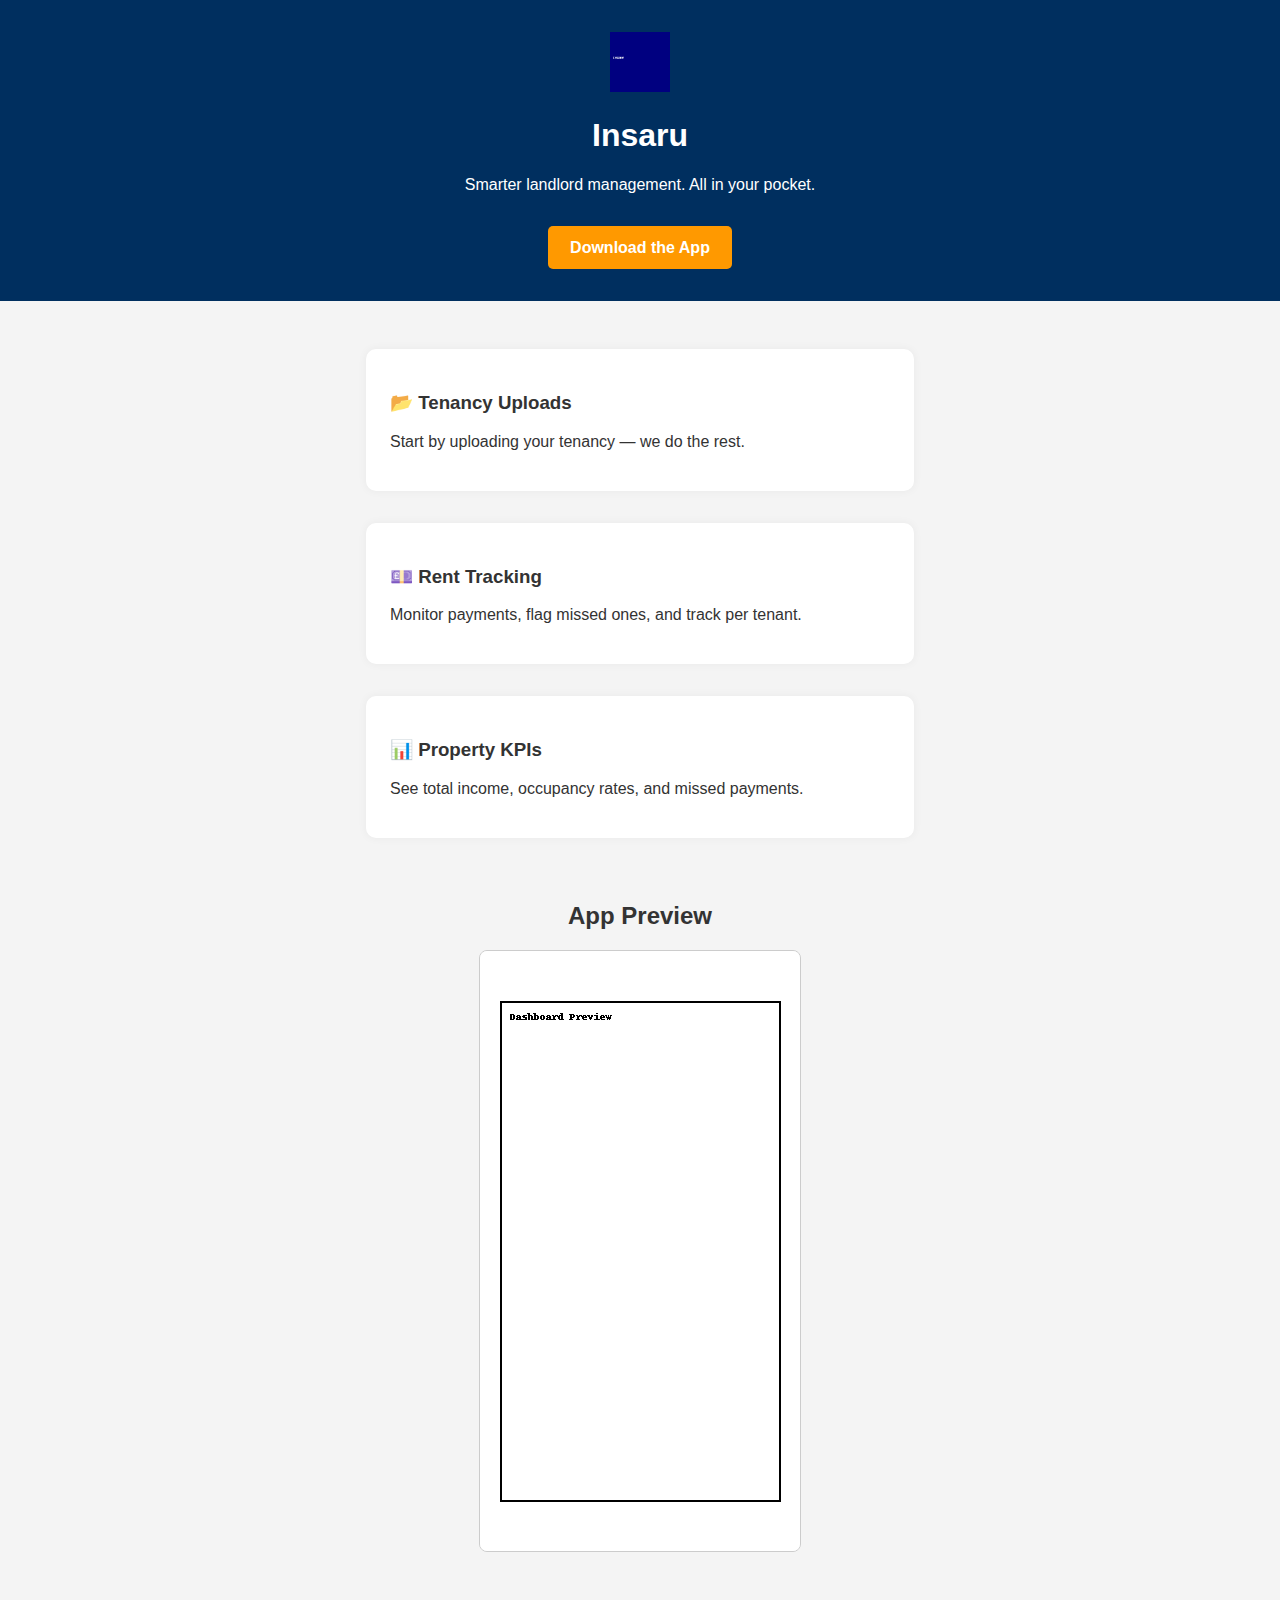
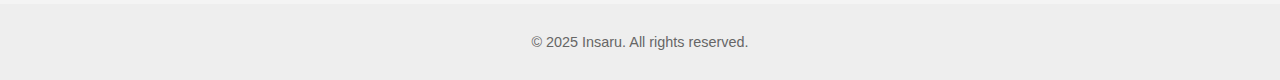
<file: index.html>
<!DOCTYPE html>
<html lang="en">
<head>
  <meta charset="UTF-8" />
  <meta name="viewport" content="width=device-width, initial-scale=1.0"/>
  <title>Insaru – Smarter Landlord Management</title>
  <link rel="stylesheet" href="style.css" />
</head>
<body>
  <header>
    <img src="assets/logo.png" alt="Insaru Logo" class="logo"/>
    <h1>Insaru</h1>
    <p>Smarter landlord management. All in your pocket.</p>
    <a href="#" class="cta">Download the App</a>
  </header>
  <section class="features">
    <div class="feature"><h3>📂 Tenancy Uploads</h3><p>Start by uploading your tenancy — we do the rest.</p></div>
    <div class="feature"><h3>💷 Rent Tracking</h3><p>Monitor payments, flag missed ones, and track per tenant.</p></div>
    <div class="feature"><h3>📊 Property KPIs</h3><p>See total income, occupancy rates, and missed payments.</p></div>
  </section>
  <section class="preview">
    <h2>App Preview</h2>
    <img src="assets/app-preview.png" alt="App Preview" />
  </section>
  <footer>
    <p>© 2025 Insaru. All rights reserved.</p>
  </footer>
</body>
</html>
</file>
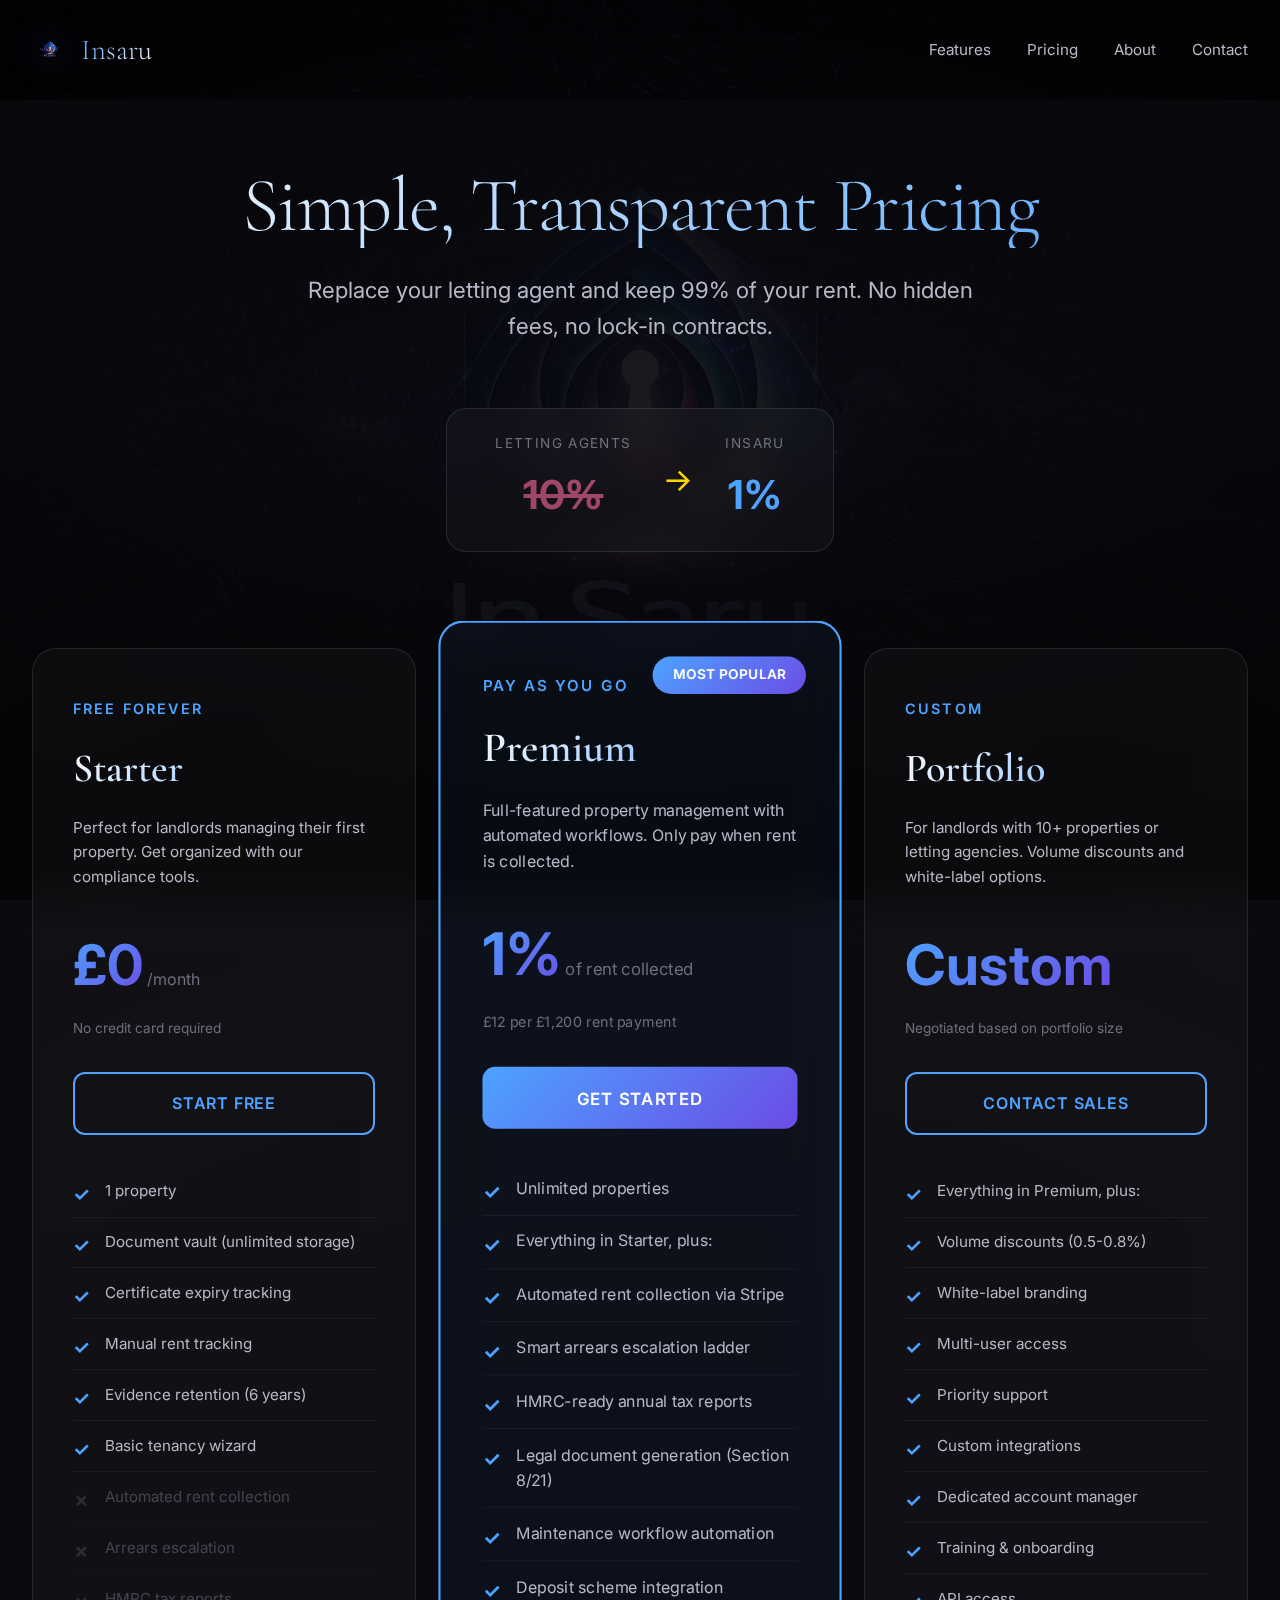
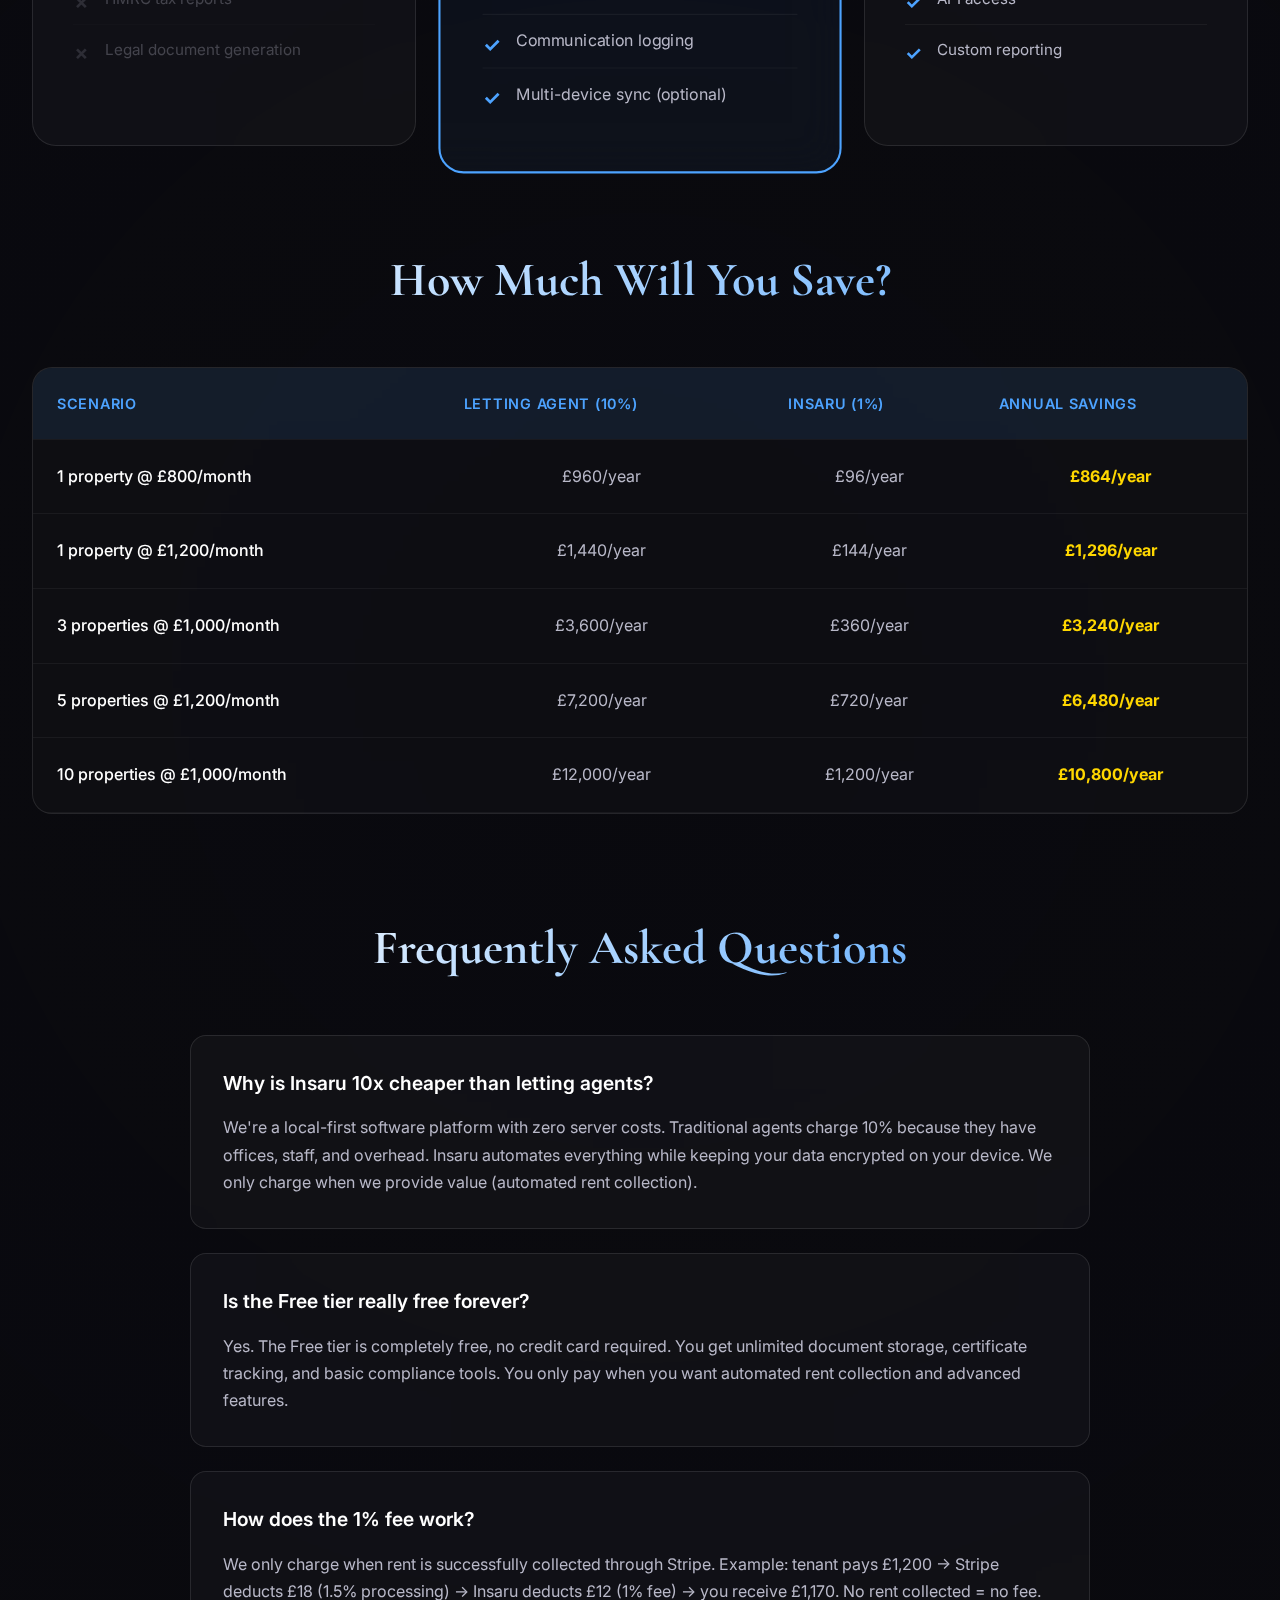
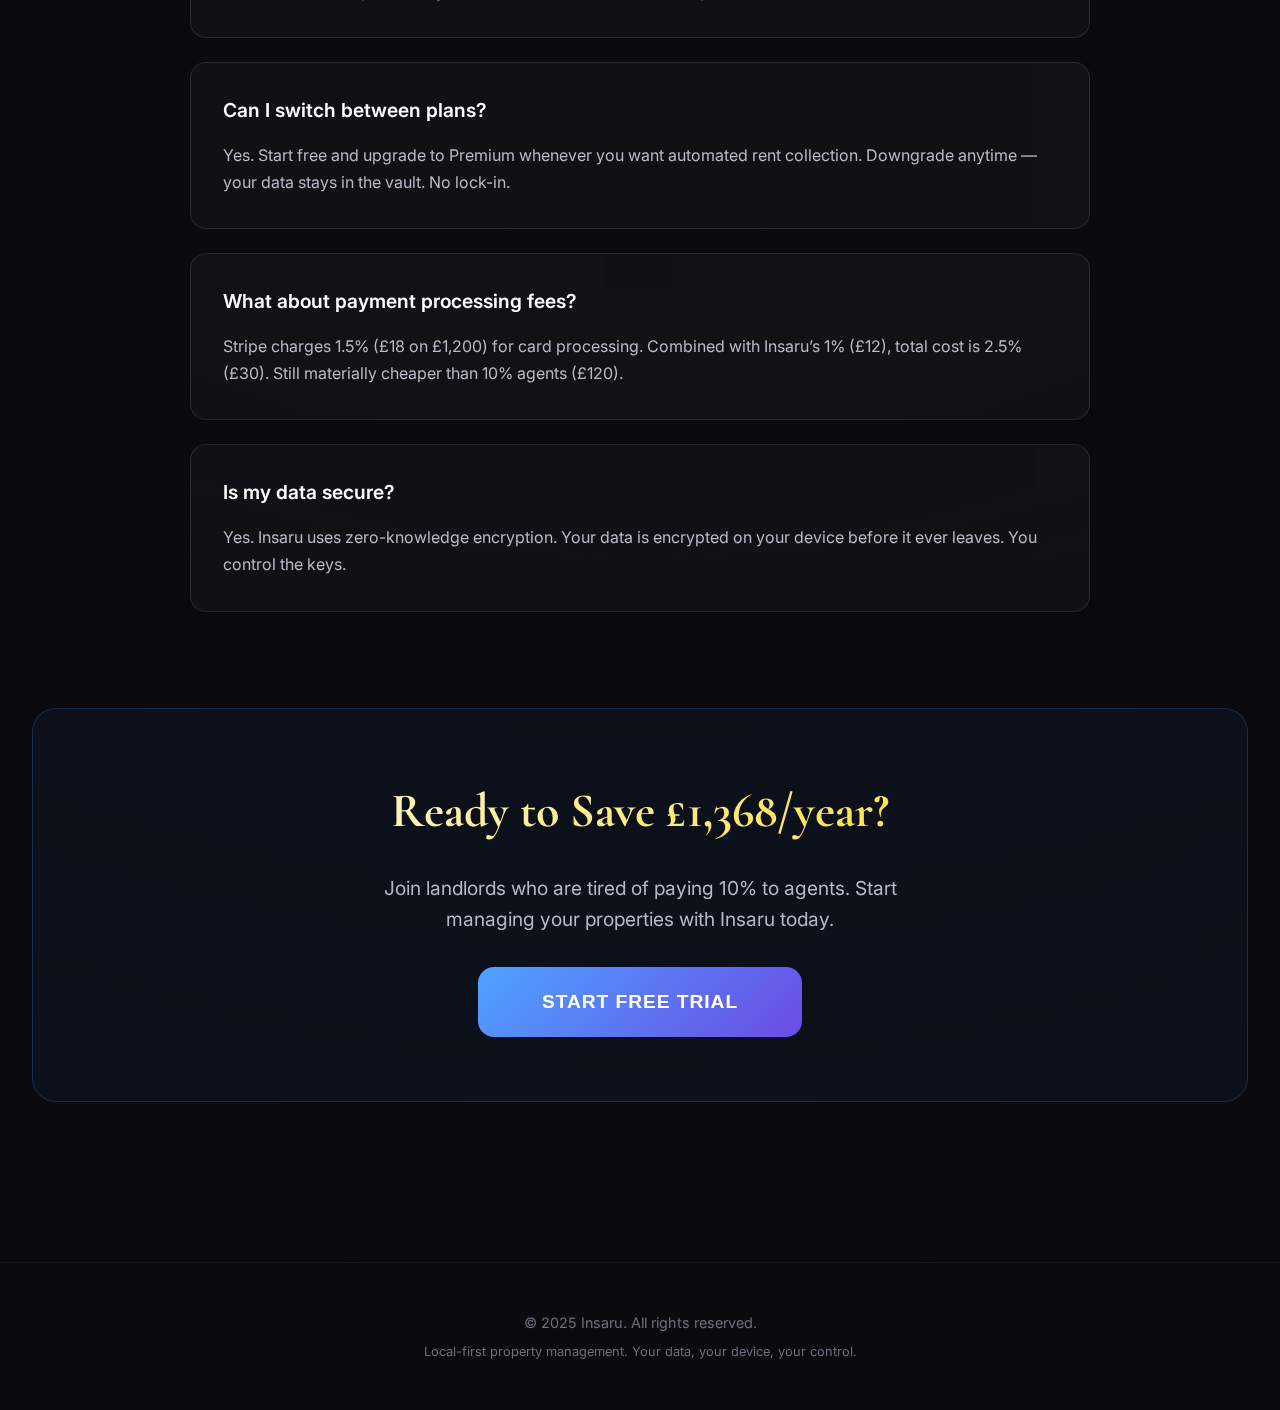
<file: pricing.html>
<!-- =========================
     pricing.html (UPDATED)
     Same electric maths background + same logo as index.html
     Uses: logonew.png everywhere
     ========================= -->
<!DOCTYPE html>
<html lang="en">
<head>
  <meta charset="UTF-8" />
  <meta name="viewport" content="width=device-width, initial-scale=1.0"/>
  <title>Pricing - Insaru Property Management</title>
  <meta name="description" content="Replace your letting agent for 1% instead of 10%. Save £1,368/year per property with Insaru's enterprise-grade property management." />

  <meta property="og:title" content="Pricing – Insaru"/>
  <meta property="og:description" content="Replace your letting agent for 1% instead of 10%. Save £1,368/year per property."/>
  <meta property="og:image" content="logo2 (2).png"/>

  <link rel="preconnect" href="https://fonts.googleapis.com">
  <link rel="preconnect" href="https://fonts.gstatic.com" crossorigin>
  <link href="https://fonts.googleapis.com/css2?family=Cormorant+Garamond:wght@300;400;600;700&family=Inter:wght@300;400;500;600;700&display=swap" rel="stylesheet">

  <style>
    * { margin: 0; padding: 0; box-sizing: border-box; }

    :root {
      --cosmic-black: #0a0a0f;
      --cosmic-purple: #6b4ce6;
      --cosmic-blue: #4da3ff;
      --cosmic-pink: #ff6b9d;
      --cosmic-gold: #ffd700;
      --text-primary: #ffffff;
      --text-secondary: #b8b8c8;
      --text-muted: #6e6e7e;
    }

    html, body { height: 100%; }

    body {
      font-family: 'Inter', -apple-system, BlinkMacSystemFont, sans-serif;
      background: var(--cosmic-black);
      color: var(--text-primary);
      overflow-x: hidden;
      line-height: 1.6;
      position: relative;
      min-height: 100vh;
    }

    /* =========================
       BACKGROUND: same as home
       ========================= */
    #mathBg {
      position: fixed;
      inset: 0;
      width: 100%;
      height: 100%;
      display: block;
      z-index: 0;
    }

    .logo-center {
      position: fixed;
      top: 50%;
      left: 50%;
      transform: translate(-50%, -50%);
      width: min(1200px, 88vw);
      opacity: 0.16;
      filter: drop-shadow(0 0 70px rgba(107, 76, 230, 0.35));
      pointer-events: none;
      z-index: 1;
    }

    .fx {
      position: fixed;
      inset: 0;
      pointer-events: none;
      z-index: 2;
      background:
        radial-gradient(60% 55% at 50% 40%, rgba(0,0,0,0) 0%, rgba(0,0,0,.32) 68%, rgba(0,0,0,.70) 100%),
        linear-gradient(180deg, rgba(0,0,0,.55) 0%, rgba(0,0,0,.08) 45%, rgba(0,0,0,.62) 100%);
    }
    .fx::after{
      content:"";
      position:absolute;
      inset:-40px;
      opacity:.06;
      mix-blend-mode: overlay;
      background-image: url("data:image/svg+xml,%3Csvg xmlns='http://www.w3.org/2000/svg' width='180' height='180'%3E%3Cfilter id='n'%3E%3CfeTurbulence type='fractalNoise' baseFrequency='.9' numOctaves='2' stitchTiles='stitch'/%3E%3C/filter%3E%3Crect width='100%25' height='100%25' filter='url(%23n)' opacity='.28'/%3E%3C/svg%3E");
    }

    /* =========================
       HEADER
       ========================= */
    header {
      position: relative;
      z-index: 10;
      padding: 2rem;
      display: flex;
      justify-content: space-between;
      align-items: center;
      max-width: 1400px;
      margin: 0 auto;
    }

    .brand {
      display: inline-flex;
      align-items: center;
      gap: 0.8rem;
      text-decoration: none;
      color: var(--text-primary);
      user-select: none;
    }

    .brand-mark {
      width: 36px;
      height: 36px;
      object-fit: contain;
      filter: drop-shadow(0 0 18px rgba(107, 76, 230, 0.55));
    }

    .brand-name {
      font-family: 'Cormorant Garamond', Georgia, serif;
      font-size: 1.8rem;
      font-weight: 300;
      background: linear-gradient(135deg, #4da3ff, #ffffff);
      -webkit-background-clip: text;
      -webkit-text-fill-color: transparent;
      transition: opacity 0.3s;
      line-height: 1;
    }

    .brand:hover .brand-name { opacity: 0.85; }

    nav a {
      color: var(--text-secondary);
      text-decoration: none;
      margin-left: 2rem;
      font-size: 0.95rem;
      transition: color 0.3s;
    }

    nav a:hover { color: var(--cosmic-blue); }

    /* =========================
       MAIN
       ========================= */
    .container {
      position: relative;
      z-index: 3;
      min-height: 100vh;
      padding: 4rem 2rem;
      max-width: 1400px;
      margin: 0 auto;
      background: radial-gradient(circle at center, transparent 0%, rgba(10, 10, 15, 0.20) 60%, rgba(10, 10, 15, 0.75) 100%);
    }

    /* Hero */
    .hero {
      text-align: center;
      margin-bottom: 6rem;
      animation: fadeInUp 1s ease-out;
    }

    @keyframes fadeInUp {
      from { opacity: 0; transform: translateY(30px); }
      to { opacity: 1; transform: translateY(0); }
    }

    .hero-title {
      font-family: 'Cormorant Garamond', Georgia, serif;
      font-size: clamp(3rem, 6vw, 5rem);
      font-weight: 300;
      letter-spacing: -0.02em;
      margin-bottom: 1.5rem;
      background: linear-gradient(135deg, #ffffff 0%, var(--cosmic-blue) 100%);
      -webkit-background-clip: text;
      -webkit-text-fill-color: transparent;
      line-height: 1.1;
    }

    .hero-subtitle {
      font-size: clamp(1.1rem, 2vw, 1.4rem);
      color: var(--text-secondary);
      max-width: 700px;
      margin: 0 auto 2rem;
    }

    .hero-comparison {
      display: inline-flex;
      gap: 2rem;
      align-items: center;
      padding: 1.5rem 3rem;
      background: rgba(255, 255, 255, 0.03);
      border: 1px solid rgba(255, 255, 255, 0.1);
      border-radius: 20px;
      backdrop-filter: blur(20px);
      margin-top: 2rem;
    }

    .comparison-item { text-align: center; }

    .comparison-label {
      font-size: 0.85rem;
      color: var(--text-muted);
      text-transform: uppercase;
      letter-spacing: 0.1em;
      margin-bottom: 0.5rem;
    }

    .comparison-value {
      font-size: 2.5rem;
      font-weight: 700;
    }

    .comparison-old {
      color: var(--cosmic-pink);
      text-decoration: line-through;
      opacity: 0.6;
    }

    .comparison-new { color: var(--cosmic-blue); }

    .comparison-arrow {
      font-size: 2rem;
      color: var(--cosmic-gold);
    }

    /* Pricing cards */
    .pricing-grid {
      display: grid;
      grid-template-columns: repeat(auto-fit, minmax(350px, 1fr));
      gap: 2rem;
      margin-bottom: 4rem;
      animation: fadeInUp 1s ease-out 0.2s both;
    }

    .pricing-card {
      background: rgba(255, 255, 255, 0.03);
      border: 1px solid rgba(255, 255, 255, 0.1);
      border-radius: 24px;
      padding: 3rem 2.5rem;
      transition: all 0.4s cubic-bezier(0.16, 1, 0.3, 1);
      position: relative;
      overflow: hidden;
      backdrop-filter: blur(20px);
    }

    .pricing-card::before {
      content: '';
      position: absolute;
      top: 0;
      left: 0;
      right: 0;
      height: 3px;
      background: linear-gradient(90deg, transparent, var(--cosmic-blue), transparent);
      opacity: 0;
      transition: opacity 0.3s;
    }

    .pricing-card:hover {
      transform: translateY(-10px);
      border-color: rgba(77, 163, 255, 0.4);
      background: rgba(255, 255, 255, 0.05);
      box-shadow: 0 30px 80px rgba(77, 163, 255, 0.2);
    }

    .pricing-card:hover::before { opacity: 1; }

    .pricing-card.featured {
      border: 2px solid var(--cosmic-blue);
      background: rgba(77, 163, 255, 0.05);
      transform: scale(1.05);
    }

    .pricing-card.featured .badge {
      position: absolute;
      top: 2rem;
      right: 2rem;
      background: linear-gradient(135deg, var(--cosmic-blue), var(--cosmic-purple));
      color: white;
      padding: 0.5rem 1.2rem;
      border-radius: 20px;
      font-size: 0.8rem;
      font-weight: 600;
      text-transform: uppercase;
      letter-spacing: 0.05em;
    }

    .pricing-tier {
      font-size: 0.9rem;
      text-transform: uppercase;
      letter-spacing: 0.15em;
      color: var(--cosmic-blue);
      margin-bottom: 1rem;
      font-weight: 600;
    }

    .pricing-title {
      font-family: 'Cormorant Garamond', Georgia, serif;
      font-size: 2.5rem;
      font-weight: 600;
      margin-bottom: 1rem;
      background: linear-gradient(135deg, #ffffff, var(--cosmic-blue));
      -webkit-background-clip: text;
      -webkit-text-fill-color: transparent;
    }

    .pricing-description {
      color: var(--text-secondary);
      font-size: 0.95rem;
      margin-bottom: 2rem;
      min-height: 60px;
    }

    .pricing-price { margin-bottom: 2rem; }

    .price-amount {
      font-size: 3.5rem;
      font-weight: 700;
      background: linear-gradient(135deg, var(--cosmic-blue), var(--cosmic-purple));
      -webkit-background-clip: text;
      -webkit-text-fill-color: transparent;
    }

    .price-period { color: var(--text-muted); font-size: 1rem; }
    .price-note { color: var(--text-muted); font-size: 0.85rem; margin-top: 0.5rem; }

    .pricing-cta {
      width: 100%;
      padding: 1.2rem;
      font-size: 1rem;
      font-weight: 600;
      border: 2px solid var(--cosmic-blue);
      border-radius: 12px;
      background: transparent;
      color: var(--cosmic-blue);
      cursor: pointer;
      transition: all 0.3s;
      font-family: 'Inter', sans-serif;
      text-transform: uppercase;
      letter-spacing: 0.05em;
      margin-bottom: 2rem;
    }

    .pricing-cta:hover {
      background: var(--cosmic-blue);
      color: white;
      transform: translateY(-2px);
      box-shadow: 0 10px 30px rgba(77, 163, 255, 0.3);
    }

    .pricing-cta.primary {
      background: linear-gradient(135deg, var(--cosmic-blue), var(--cosmic-purple));
      border: none;
      color: white;
    }

    .pricing-cta.primary:hover {
      transform: translateY(-2px) scale(1.02);
      box-shadow: 0 15px 40px rgba(77, 163, 255, 0.4);
    }

    .pricing-features { list-style: none; }

    .pricing-features li {
      padding: 0.8rem 0;
      padding-left: 2rem;
      position: relative;
      color: var(--text-secondary);
      font-size: 0.95rem;
      border-bottom: 1px solid rgba(255, 255, 255, 0.05);
    }

    .pricing-features li:last-child { border-bottom: none; }

    .pricing-features li::before {
      content: "✓";
      position: absolute;
      left: 0;
      color: var(--cosmic-blue);
      font-weight: bold;
      font-size: 1.2rem;
    }

    .pricing-features li.disabled { opacity: 0.3; }
    .pricing-features li.disabled::before { content: "✗"; color: var(--text-muted); }

    /* Comparison table */
    .comparison-section {
      margin: 6rem 0;
      animation: fadeInUp 1s ease-out 0.4s both;
    }

    .section-title {
      font-family: 'Cormorant Garamond', Georgia, serif;
      font-size: 3rem;
      text-align: center;
      margin-bottom: 3rem;
      background: linear-gradient(135deg, #ffffff, var(--cosmic-blue));
      -webkit-background-clip: text;
      -webkit-text-fill-color: transparent;
    }

    .comparison-table {
      background: rgba(255, 255, 255, 0.02);
      border: 1px solid rgba(255, 255, 255, 0.1);
      border-radius: 20px;
      overflow: hidden;
      backdrop-filter: blur(20px);
    }

    .comparison-table table {
      width: 100%;
      border-collapse: collapse;
    }

    .comparison-table th,
    .comparison-table td {
      padding: 1.5rem;
      text-align: left;
      border-bottom: 1px solid rgba(255, 255, 255, 0.05);
    }

    .comparison-table thead th {
      background: rgba(77, 163, 255, 0.1);
      font-weight: 600;
      color: var(--cosmic-blue);
      text-transform: uppercase;
      letter-spacing: 0.05em;
      font-size: 0.9rem;
    }

    .comparison-table tbody tr:hover { background: rgba(255, 255, 255, 0.02); }
    .comparison-table td:first-child { color: var(--text-primary); font-weight: 500; }
    .comparison-table td:not(:first-child) { text-align: center; color: var(--text-secondary); }

    /* FAQ */
    .faq-section {
      margin: 6rem auto;
      max-width: 900px;
      animation: fadeInUp 1s ease-out 0.6s both;
    }

    .faq-item {
      background: rgba(255, 255, 255, 0.03);
      border: 1px solid rgba(255, 255, 255, 0.1);
      border-radius: 16px;
      padding: 2rem;
      margin-bottom: 1.5rem;
      transition: all 0.3s;
      backdrop-filter: blur(20px);
    }

    .faq-item:hover {
      background: rgba(255, 255, 255, 0.05);
      border-color: rgba(77, 163, 255, 0.3);
    }

    .faq-question {
      font-size: 1.2rem;
      font-weight: 600;
      color: var(--text-primary);
      margin-bottom: 1rem;
    }

    .faq-answer { color: var(--text-secondary); line-height: 1.7; }

    /* CTA */
    .final-cta {
      text-align: center;
      padding: 4rem 2rem;
      background: rgba(77, 163, 255, 0.05);
      border: 1px solid rgba(77, 163, 255, 0.2);
      border-radius: 24px;
      margin: 6rem 0;
      animation: fadeInUp 1s ease-out 0.8s both;
      backdrop-filter: blur(20px);
    }

    .final-cta h2 {
      font-family: 'Cormorant Garamond', Georgia, serif;
      font-size: 3rem;
      margin-bottom: 1.5rem;
      background: linear-gradient(135deg, #ffffff, var(--cosmic-gold));
      -webkit-background-clip: text;
      -webkit-text-fill-color: transparent;
    }

    .final-cta p {
      font-size: 1.2rem;
      color: var(--text-secondary);
      margin-bottom: 2rem;
      max-width: 600px;
      margin-left: auto;
      margin-right: auto;
    }

    .final-cta button {
      padding: 1.5rem 4rem;
      font-size: 1.2rem;
      font-weight: 600;
      background: linear-gradient(135deg, var(--cosmic-blue), var(--cosmic-purple));
      border: none;
      border-radius: 16px;
      color: white;
      cursor: pointer;
      transition: all 0.3s;
      text-transform: uppercase;
      letter-spacing: 0.05em;
    }

    .final-cta button:hover {
      transform: translateY(-4px) scale(1.05);
      box-shadow: 0 20px 60px rgba(77, 163, 255, 0.5);
    }

    /* Footer */
    footer {
      position: relative;
      z-index: 3;
      text-align: center;
      padding: 3rem 2rem;
      border-top: 1px solid rgba(255, 255, 255, 0.05);
      color: var(--text-muted);
      font-size: 0.9rem;
    }

    /* Responsive */
    @media (max-width: 768px) {
      .pricing-grid { grid-template-columns: 1fr; }
      .pricing-card.featured { transform: scale(1); }
      .hero-comparison { flex-direction: column; gap: 1rem; }
      .comparison-arrow { transform: rotate(90deg); }
      .comparison-table { overflow-x: auto; }
      nav { display: none; }
      .logo-center { width: 192vw; opacity: 0.14; }
    }

    @media (prefers-reduced-motion: reduce) {
      #mathBg { display: none; }
    }
  </style>
</head>

<body>
  <!-- Same background stack as home -->
  <canvas id="mathBg" aria-hidden="true"></canvas>
  <img src="logo2 (2).png" alt="" class="logo-center" aria-hidden="true"/>
  <div class="fx" aria-hidden="true"></div>

  <!-- Header -->
  <header>
    <a href="index.html" class="brand">
      <img src="logo2 (2).png" alt="Insaru" class="brand-mark" />
      <span class="brand-name">Insaru</span>
    </a>
    <nav>
      <a href="index.html#features">Features</a>
      <a href="pricing.html">Pricing</a>
      <a href="index.html#about">About</a>
      <a href="index.html#contact">Contact</a>
    </nav>
  </header>

  <!-- Main content -->
  <div class="container">
    <!-- Hero -->
    <section class="hero">
      <h1 class="hero-title">Simple, Transparent Pricing</h1>
      <p class="hero-subtitle">
        Replace your letting agent and keep 99% of your rent.
        No hidden fees, no lock-in contracts.
      </p>

      <div class="hero-comparison">
        <div class="comparison-item">
          <div class="comparison-label">Letting Agents</div>
          <div class="comparison-value comparison-old">10%</div>
        </div>
        <div class="comparison-arrow">→</div>
        <div class="comparison-item">
          <div class="comparison-label">Insaru</div>
          <div class="comparison-value comparison-new">1%</div>
        </div>
      </div>
    </section>

    <!-- Pricing Cards -->
    <div class="pricing-grid">
      <!-- Free Tier -->
      <div class="pricing-card">
        <div class="pricing-tier">Free Forever</div>
        <h2 class="pricing-title">Starter</h2>
        <p class="pricing-description">
          Perfect for landlords managing their first property. Get organized with our compliance tools.
        </p>
        <div class="pricing-price">
          <span class="price-amount">£0</span>
          <span class="price-period">/month</span>
          <p class="price-note">No credit card required</p>
        </div>
        <button class="pricing-cta">Start Free</button>
        <ul class="pricing-features">
          <li>1 property</li>
          <li>Document vault (unlimited storage)</li>
          <li>Certificate expiry tracking</li>
          <li>Manual rent tracking</li>
          <li>Evidence retention (6 years)</li>
          <li>Basic tenancy wizard</li>
          <li class="disabled">Automated rent collection</li>
          <li class="disabled">Arrears escalation</li>
          <li class="disabled">HMRC tax reports</li>
          <li class="disabled">Legal document generation</li>
        </ul>
      </div>

      <!-- Premium Tier -->
      <div class="pricing-card featured">
        <span class="badge">Most Popular</span>
        <div class="pricing-tier">Pay As You Go</div>
        <h2 class="pricing-title">Premium</h2>
        <p class="pricing-description">
          Full-featured property management with automated workflows. Only pay when rent is collected.
        </p>
        <div class="pricing-price">
          <span class="price-amount">1%</span>
          <span class="price-period">of rent collected</span>
          <p class="price-note">£12 per £1,200 rent payment</p>
        </div>
        <button class="pricing-cta primary">Get Started</button>
        <ul class="pricing-features">
          <li>Unlimited properties</li>
          <li>Everything in Starter, plus:</li>
          <li>Automated rent collection via Stripe</li>
          <li>Smart arrears escalation ladder</li>
          <li>HMRC-ready annual tax reports</li>
          <li>Legal document generation (Section 8/21)</li>
          <li>Maintenance workflow automation</li>
          <li>Deposit scheme integration</li>
          <li>Communication logging</li>
          <li>Multi-device sync (optional)</li>
        </ul>
      </div>

      <!-- Enterprise Tier -->
      <div class="pricing-card">
        <div class="pricing-tier">Custom</div>
        <h2 class="pricing-title">Portfolio</h2>
        <p class="pricing-description">
          For landlords with 10+ properties or letting agencies. Volume discounts and white-label options.
        </p>
        <div class="pricing-price">
          <span class="price-amount">Custom</span>
          <p class="price-note">Negotiated based on portfolio size</p>
        </div>
        <button class="pricing-cta">Contact Sales</button>
        <ul class="pricing-features">
          <li>Everything in Premium, plus:</li>
          <li>Volume discounts (0.5-0.8%)</li>
          <li>White-label branding</li>
          <li>Multi-user access</li>
          <li>Priority support</li>
          <li>Custom integrations</li>
          <li>Dedicated account manager</li>
          <li>Training & onboarding</li>
          <li>API access</li>
          <li>Custom reporting</li>
        </ul>
      </div>
    </div>

    <!-- Comparison Table -->
    <section class="comparison-section">
      <h2 class="section-title">How Much Will You Save?</h2>
      <div class="comparison-table">
        <table>
          <thead>
            <tr>
              <th>Scenario</th>
              <th>Letting Agent (10%)</th>
              <th>Insaru (1%)</th>
              <th>Annual Savings</th>
            </tr>
          </thead>
          <tbody>
            <tr>
              <td>1 property @ £800/month</td>
              <td>£960/year</td>
              <td>£96/year</td>
              <td style="color: var(--cosmic-gold); font-weight: 700;">£864/year</td>
            </tr>
            <tr>
              <td>1 property @ £1,200/month</td>
              <td>£1,440/year</td>
              <td>£144/year</td>
              <td style="color: var(--cosmic-gold); font-weight: 700;">£1,296/year</td>
            </tr>
            <tr>
              <td>3 properties @ £1,000/month</td>
              <td>£3,600/year</td>
              <td>£360/year</td>
              <td style="color: var(--cosmic-gold); font-weight: 700;">£3,240/year</td>
            </tr>
            <tr>
              <td>5 properties @ £1,200/month</td>
              <td>£7,200/year</td>
              <td>£720/year</td>
              <td style="color: var(--cosmic-gold); font-weight: 700;">£6,480/year</td>
            </tr>
            <tr>
              <td>10 properties @ £1,000/month</td>
              <td>£12,000/year</td>
              <td>£1,200/year</td>
              <td style="color: var(--cosmic-gold); font-weight: 700;">£10,800/year</td>
            </tr>
          </tbody>
        </table>
      </div>
    </section>

    <!-- FAQ -->
    <section class="faq-section">
      <h2 class="section-title">Frequently Asked Questions</h2>

      <div class="faq-item">
        <h3 class="faq-question">Why is Insaru 10x cheaper than letting agents?</h3>
        <p class="faq-answer">
          We're a local-first software platform with zero server costs. Traditional agents charge 10% because they have offices, staff, and overhead. Insaru automates everything while keeping your data encrypted on your device. We only charge when we provide value (automated rent collection).
        </p>
      </div>

      <div class="faq-item">
        <h3 class="faq-question">Is the Free tier really free forever?</h3>
        <p class="faq-answer">
          Yes. The Free tier is completely free, no credit card required. You get unlimited document storage, certificate tracking, and basic compliance tools. You only pay when you want automated rent collection and advanced features.
        </p>
      </div>

      <div class="faq-item">
        <h3 class="faq-question">How does the 1% fee work?</h3>
        <p class="faq-answer">
          We only charge when rent is successfully collected through Stripe. Example: tenant pays £1,200 → Stripe deducts £18 (1.5% processing) → Insaru deducts £12 (1% fee) → you receive £1,170. No rent collected = no fee.
        </p>
      </div>

      <div class="faq-item">
        <h3 class="faq-question">Can I switch between plans?</h3>
        <p class="faq-answer">
          Yes. Start free and upgrade to Premium whenever you want automated rent collection. Downgrade anytime — your data stays in the vault. No lock-in.
        </p>
      </div>

      <div class="faq-item">
        <h3 class="faq-question">What about payment processing fees?</h3>
        <p class="faq-answer">
          Stripe charges 1.5% (£18 on £1,200) for card processing. Combined with Insaru’s 1% (£12), total cost is 2.5% (£30). Still materially cheaper than 10% agents (£120).
        </p>
      </div>

      <div class="faq-item">
        <h3 class="faq-question">Is my data secure?</h3>
        <p class="faq-answer">
          Yes. Insaru uses zero-knowledge encryption. Your data is encrypted on your device before it ever leaves. You control the keys.
        </p>
      </div>
    </section>

    <!-- Final CTA -->
    <section class="final-cta">
      <h2>Ready to Save £1,368/year?</h2>
      <p>
        Join landlords who are tired of paying 10% to agents.
        Start managing your properties with Insaru today.
      </p>
      <button>Start Free Trial</button>
    </section>
  </div>

  <!-- Footer -->
  <footer>
    <p>© 2025 Insaru. All rights reserved.</p>
    <p style="margin-top: 0.5rem; font-size: 0.8rem;">
      Local-first property management. Your data, your device, your control.
    </p>
  </footer>

  <script>
    /**
     * SAME ABSTRACT MATHEMATICAL BACKGROUND AS HOME (index.html)
     * Logo is NOT drawn as a fractal.
     * The logo is used ONLY as a low-res mask to influence the flow-field.
     */
    (function () {
      const canvas = document.getElementById('mathBg');
      const ctx = canvas.getContext('2d', { alpha: false });

      const DPR = Math.min(2, window.devicePixelRatio || 1);
      let W = 0, H = 0;

      const mouse = { x: 0.5, y: 0.5 };
      window.addEventListener('mousemove', (e) => {
        mouse.x = e.clientX / window.innerWidth;
        mouse.y = e.clientY / window.innerHeight;
      }, { passive: true });

      const logo = new Image();
      logo.decoding = 'async';
      logo.crossOrigin = 'anonymous';
      logo.src = 'logo2 (2).png';

      const map = {
        ready: false,
        w: 256,
        h: 256,
        data: null,
        cx: 0, cy: 0, size: 0
      };

      function resize() {
        W = Math.floor(window.innerWidth * DPR);
        H = Math.floor(window.innerHeight * DPR);
        canvas.width = W;
        canvas.height = H;

        map.cx = W * 0.5;
        map.cy = H * 0.5;
        map.size = Math.min(W, H) * 0.62;

        ctx.fillStyle = '#0a0a0f';
        ctx.fillRect(0, 0, W, H);
      }
      window.addEventListener('resize', resize);
      resize();

      function buildAlphaMap() {
        const oc = document.createElement('canvas');
        oc.width = map.w;
        oc.height = map.h;
        const octx = oc.getContext('2d');

        octx.clearRect(0, 0, map.w, map.h);

        const s = Math.min(map.w, map.h) * 0.9;
        const x = (map.w - s) / 2;
        const y = (map.h - s) / 2;
        octx.drawImage(logo, x, y, s, s);

        const img = octx.getImageData(0, 0, map.w, map.h).data;
        const a = new Float32Array(map.w * map.h);

        for (let i = 0; i < map.w * map.h; i++) {
          const r = img[i * 4 + 0];
          const g = img[i * 4 + 1];
          const b = img[i * 4 + 2];
          const alpha = img[i * 4 + 3] / 255;
          const lum = (0.2126 * r + 0.7152 * g + 0.0722 * b) / 255;
          const v = alpha > 0.02 ? alpha : Math.max(0, lum - 0.15);
          a[i] = v;
        }

        map.data = a;
        map.ready = true;
      }

      logo.onload = () => buildAlphaMap();
      logo.onerror = () => { map.ready = false; };

      function sampleMask(px, py) {
        if (!map.ready) return 0;

        const half = map.size / 2;
        const lx = (px - (map.cx - half)) / map.size;
        const ly = (py - (map.cy - half)) / map.size;
        if (lx < 0 || lx > 1 || ly < 0 || ly > 1) return 0;

        const ix = Math.max(0, Math.min(map.w - 1, (lx * (map.w - 1)) | 0));
        const iy = Math.max(0, Math.min(map.h - 1, (ly * (map.h - 1)) | 0));
        return map.data[iy * map.w + ix];
      }

      function noise2(x, y, t) {
        return Math.sin(1.7 * x + 1.3 * t) * Math.cos(1.9 * y - 1.1 * t)
             + Math.sin(2.9 * (x + y) + 0.7 * t) * 0.5;
      }

      function field(px, py, t) {
        const x = (px / W) * 2 - 1;
        const y = (py / H) * 2 - 1;

        const mx = (mouse.x - 0.5) * 0.18;
        const my = (mouse.y - 0.5) * 0.18;

        const w1 = noise2(x + mx, y + my, t);
        const w2 = noise2(x * 1.7 - my, y * 1.7 + mx, t * 0.9);

        const wx = x + 0.18 * w1;
        const wy = y + 0.18 * w2;

        const a = noise2(wx, wy, t * 0.7);

        const vx = Math.cos(a * Math.PI * 1.2) + 0.35 * Math.sin(w2 * 2.2);
        const vy = Math.sin(a * Math.PI * 1.2) - 0.35 * Math.cos(w1 * 2.2);

        return { vx, vy };
      }

      const particles = [];
      const isMobile = window.matchMedia && window.matchMedia('(max-width: 768px)').matches;

      const COUNT = isMobile ? 1400 : 2400;
      const SPEED = isMobile ? 0.85 : 1.05;

      function rand(n) { return Math.random() * n; }

      function spawn(p) {
        for (let tries = 0; tries < 60; tries++) {
          const angle = rand(Math.PI * 2);
          const radius = (0.18 + Math.random() * 0.42) * Math.min(W, H);
          const x = map.cx + Math.cos(angle) * radius;
          const y = map.cy + Math.sin(angle) * radius;

          const m = sampleMask(x, y);
          const ok = map.ready ? (m > 0.06 || Math.random() < 0.20) : true;
          if (ok) {
            p.x = x; p.y = y;
            p.px = x; p.py = y;
            p.life = 0;
            p.hue = 200 + Math.random() * 90;
            p.w = 0.6 + Math.random() * 1.2;
            return;
          }
        }

        p.x = rand(W); p.y = rand(H);
        p.px = p.x; p.py = p.y;
        p.life = 0;
        p.hue = 200 + Math.random() * 90;
        p.w = 0.6 + Math.random() * 1.2;
      }

      for (let i = 0; i < COUNT; i++) {
        const p = { x: 0, y: 0, px: 0, py: 0, life: 0, hue: 0, w: 1 };
        spawn(p);
        p.life = Math.random() * 140;
        particles.push(p);
      }

      let last = performance.now();
      let t0 = performance.now();

      function step(now) {
        const dt = Math.min(0.033, (now - last) / 1000);
        last = now;
        const t = (now - t0) / 1000;

        ctx.save();
        ctx.globalCompositeOperation = 'source-over';
        ctx.fillStyle = 'rgba(10,10,15,0.10)';
        ctx.fillRect(0, 0, W, H);
        ctx.restore();

        ctx.save();
        ctx.globalCompositeOperation = 'lighter';
        ctx.lineCap = 'round';

        for (let i = 0; i < particles.length; i++) {
          const p = particles[i];

          const m = map.ready ? sampleMask(p.x, p.y) : 0;

          let gx = 0, gy = 0;
          if (map.ready) {
            const e = 2.0 * DPR;
            gx = sampleMask(p.x + e, p.y) - sampleMask(p.x - e, p.y);
            gy = sampleMask(p.x, p.y + e) - sampleMask(p.x, p.y - e);
          }

          let tx = -gy, ty = gx;
          const tl = Math.hypot(tx, ty) || 1;
          tx /= tl; ty /= tl;

          const f = field(p.x, p.y, t);

          const k = 0.55 + 1.8 * m;
          const vx = (f.vx * 0.85 + tx * k);
          const vy = (f.vy * 0.85 + ty * k);

          p.px = p.x; p.py = p.y;
          p.x += vx * SPEED * (120 * DPR) * dt;
          p.y += vy * SPEED * (120 * DPR) * dt;
          p.life += 1;

          const a = 0.06 + 0.18 * Math.min(1, m * 2);
          ctx.strokeStyle = `hsla(${p.hue}, 95%, 65%, ${a})`;
          ctx.lineWidth = p.w * DPR;
          ctx.beginPath();
          ctx.moveTo(p.px, p.py);
          ctx.lineTo(p.x, p.y);
          ctx.stroke();

          if (p.x < -50 || p.x > W + 50 || p.y < -50 || p.y > H + 50 || p.life > 320) {
            spawn(p);
          }
        }

        ctx.restore();
        requestAnimationFrame(step);
      }

      ctx.fillStyle = '#0a0a0f';
      ctx.fillRect(0, 0, W, H);
      requestAnimationFrame(step);
    })();
  </script>
</body>
</html>
</file>
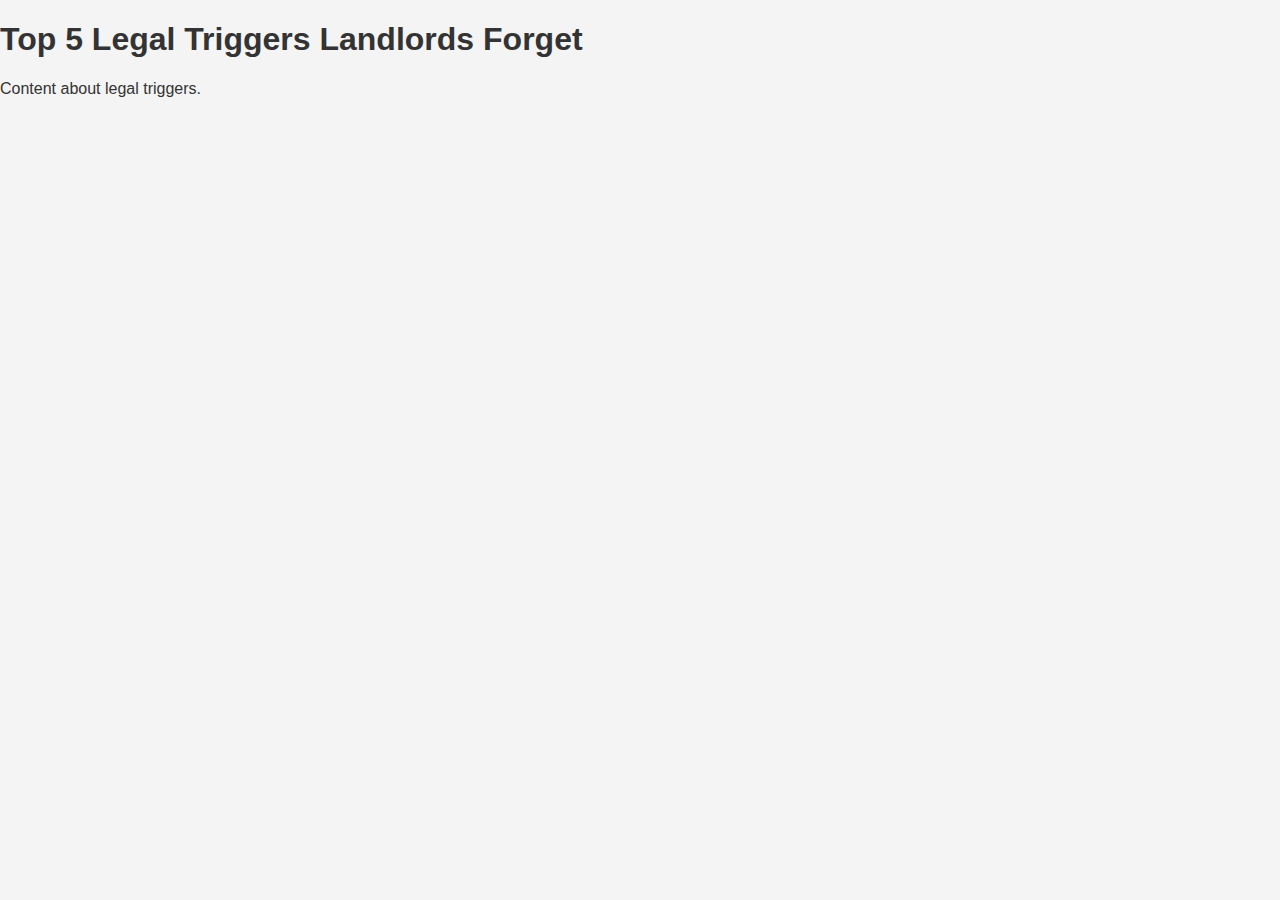
<file: blog/legal-triggers-landlords-forget.html>
<!DOCTYPE html><html><head><title>Top 5 Legal Triggers Landlords Forget - Insaru</title><link rel="stylesheet" href="../style.css"></head><body><h1>Top 5 Legal Triggers Landlords Forget</h1><p>Content about legal triggers.</p></body></html>
</file>
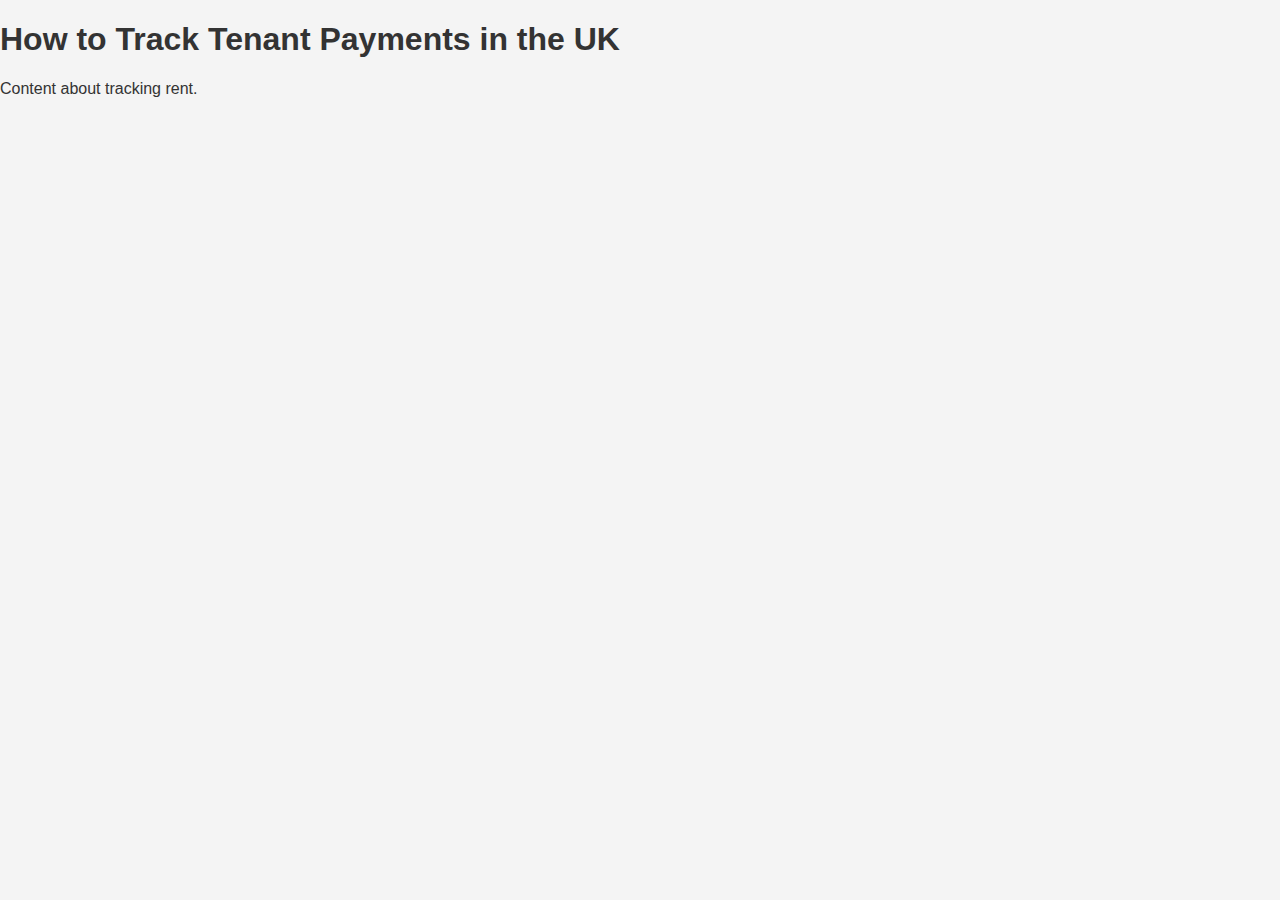
<file: blog/track-rent-payments-uk.html>
<!DOCTYPE html><html><head><title>How to Track Tenant Payments in the UK - Insaru</title><link rel="stylesheet" href="../style.css"></head><body><h1>How to Track Tenant Payments in the UK</h1><p>Content about tracking rent.</p></body></html>
</file>
<file: style.css>
body { font-family: 'Segoe UI', sans-serif; margin: 0; background: #f4f4f4; color: #333; }
header { background: #002f5f; color: white; text-align: center; padding: 2rem 1rem; }
.logo { height: 60px; }
.cta { background: #ff9900; color: white; padding: 0.8rem 1.4rem; border-radius: 5px; text-decoration: none; display: inline-block; margin-top: 1rem; font-weight: bold; }
.features { display: flex; flex-direction: column; align-items: center; margin: 2rem 1rem; }
.feature { background: white; padding: 1.5rem; margin: 1rem 0; border-radius: 10px; width: 90%; max-width: 500px; box-shadow: 0 0 10px rgba(0,0,0,0.05); }
.preview { text-align: center; margin: 3rem 1rem; }
.preview img { max-width: 90%; height: auto; border: 1px solid #ccc; border-radius: 8px; }
footer { background: #eee; text-align: center; padding: 1rem; font-size: 0.9rem; color: #666; }
</file>
